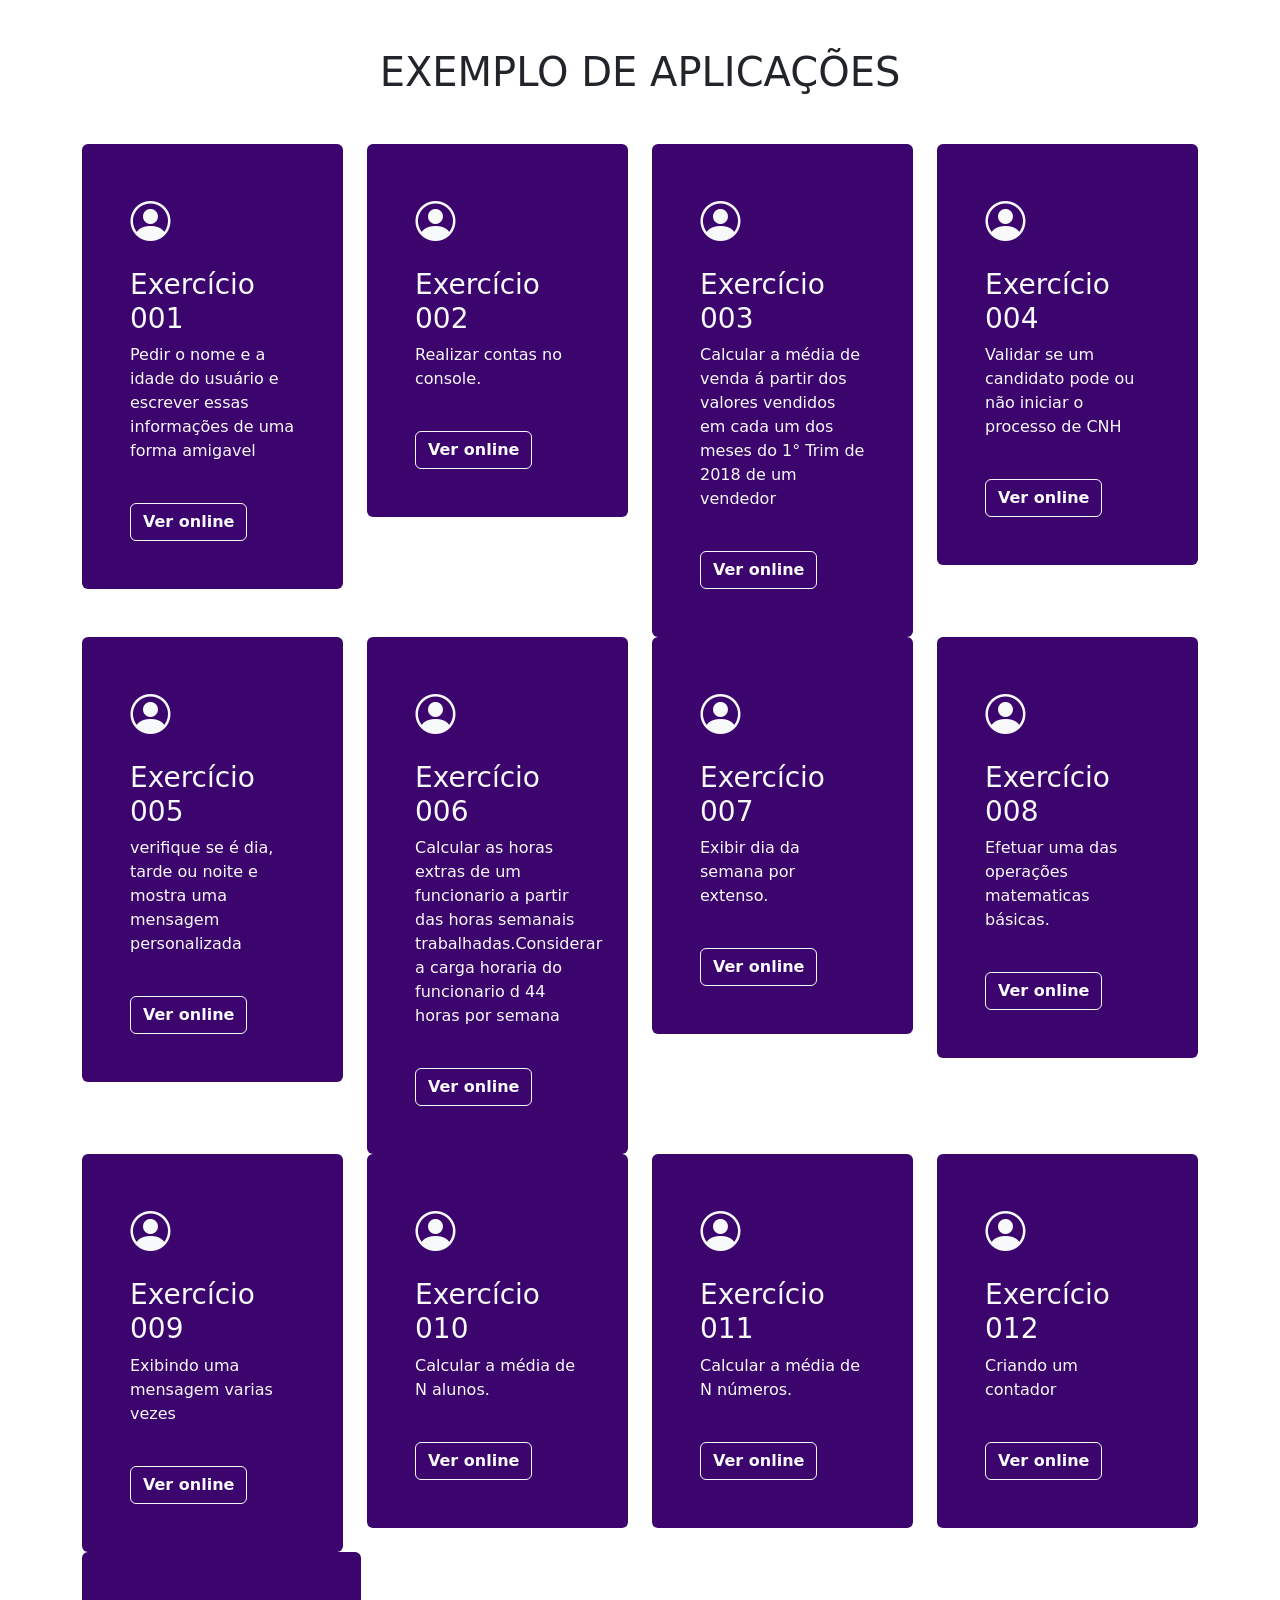
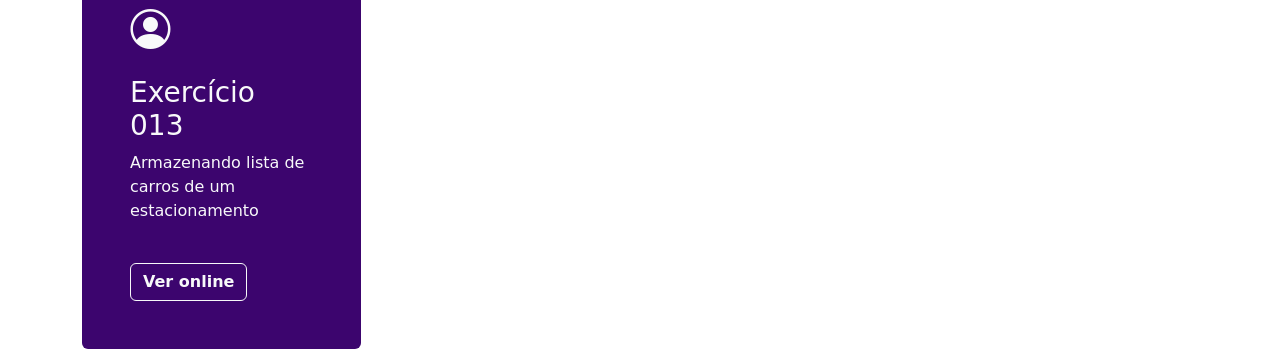
<file: index.html>
<!DOCTYPE html>
<html lang="en">
<head>
    <meta charset="UTF-8">
    <meta name="viewport" content="width=device-width, initial-scale=1.0">
    <title>Keylane Santos</title>
    <link href="https://cdn.jsdelivr.net/npm/bootstrap@5.3.8/dist/css/bootstrap.min.css" rel="stylesheet" integrity="sha384-sRIl4kxILFvY47J16cr9ZwB07vP4J8+LH7qKQnuqkuIAvNWLzeN8tE5YBujZqJLB" crossorigin="anonymous">
    <link rel="stylesheet" href="https://cdn.jsdelivr.net/npm/bootstrap-icons@1.13.1/font/bootstrap-icons.min.css">
    <link rel="stylesheet" href="estilos.css">

</head>
<body>
    <div class="container">
        <h1 class="mt-5 mb-5 text-center">EXEMPLO DE APLICAÇÕES</h1>
        <div class="row">
            <div class="col-12 col-md-4 col-lg-3">
                 <div class="bg-dark p-5 text-light rounded cartao"> 
                    <i class="bi bi-person-circle fs-1"></i>
                    <h3 class="mt-3 ">Exercício 001</h3>
                    <p class="fw-light">Pedir o nome e a idade do usuário e escrever essas informações de uma forma amigavel</p>
                    <a href="https://keylane1355.github.io/ExercicioTrello/exercicio01/" 
                    class="btn btn-outline-light fw-semibold mt-4">Ver online</a>

                 </div>
             </div>

             <div class="col-12 col-md-4 col-lg-3">
                 <div class="bg-dark p-5 text-light rounded cartao"> 
                    <i class="bi bi-person-circle fs-1"></i>
                    <h3 class="mt-3 ">Exercício 002</h3>
                    <p class="fw-light">Realizar contas no console.</p>
                    <a href="https://keylane1355.github.io/ExercicioTrello/exercicio02/" 
                    class="btn btn-outline-light fw-semibold mt-4">Ver online</a>

                 </div>
             </div>


              <div class="col-12 col-md-4 col-lg-3">
                 <div class="bg-dark p-5 text-light rounded cartao"> 
                    <i class="bi bi-person-circle fs-1"></i>
                    <h3 class="mt-3 ">Exercício 003</h3>
                    <p class="fw-light">Calcular a média de venda á partir dos valores vendidos em cada um dos meses do 1° Trim de 2018 de um vendedor</p>
                    <a href="https://keylane1355.github.io/ExercicioTrello/exercicio03/" 
                    class="btn btn-outline-light fw-semibold mt-4">Ver online</a>

                 </div>
             </div>

             <div class="col-12 col-md-4 col-lg-3">
                 <div class="bg-dark p-5 text-light rounded cartao"> 
                    <i class="bi bi-person-circle fs-1"></i>
                    <h3 class="mt-3 ">Exercício 004</h3>
                    <p class="fw-light">Validar se um candidato pode ou não iniciar o processo de CNH</p>
                    <a href="https://keylane1355.github.io/ExercicioTrello/exercicio04/" 
                    class="btn btn-outline-light fw-semibold mt-4">Ver online</a>

                 </div>
             </div>
             </div>

            <div class="row">   
             <div class="col-12 col-md-4 col-lg-3">
                 <div class="bg-dark p-5 text-light rounded cartao"> 
                    <i class="bi bi-person-circle fs-1"></i>
                    <h3 class="mt-3 ">Exercício 005</h3>
                    <p class="fw-light">verifique se é dia, tarde ou noite e mostra uma mensagem personalizada</p>
                    <a href="https://keylane1355.github.io/ExercicioTrello/exercicio05/" 
                    class="btn btn-outline-light fw-semibold mt-4">Ver online</a>

                 </div>
             </div>

             <div class="col-12 col-md-4 col-lg-3">
                 <div class="bg-dark p-5 text-light rounded cartao"> 
                    <i class="bi bi-person-circle fs-1"></i>
                    <h3 class="mt-3 ">Exercício 006</h3>
                    <p class="fw-light">Calcular as horas extras de um funcionario a partir das horas semanais
                       trabalhadas.Considerar a carga horaria do funcionario d 44 horas por semana</p>
                    <a href="https://keylane1355.github.io/ExercicioTrello/exercicio06/" 
                    class="btn btn-outline-light fw-semibold mt-4">Ver online</a>

                 </div>
             </div>

             <div class="col-12 col-md-4 col-lg-3">
                 <div class="bg-dark p-5 text-light rounded cartao"> 
                    <i class="bi bi-person-circle fs-1"></i>
                    <h3 class="mt-3 ">Exercício 007</h3>
                    <p class="fw-light">Exibir dia da semana por extenso.</p>
                    <a href="https://keylane1355.github.io/ExercicioTrello/exercicio07/" 
                    class="btn btn-outline-light fw-semibold mt-4">Ver online</a>

                 </div>
             </div>

             <div class="col-12 col-md-4 col-lg-3">
                 <div class="bg-dark p-5 text-light rounded cartao"> 
                    <i class="bi bi-person-circle fs-1"></i>
                    <h3 class="mt-3 ">Exercício 008</h3>
                    <p class="fw-light">Efetuar uma das operações matematicas básicas.</p>
                    <a href="https://keylane1355.github.io/ExercicioTrello/exercicio008/" 
                    class="btn btn-outline-light fw-semibold mt-4">Ver online</a>

                 </div>
             </div>
             </div>

             <div class="row"> 
             <div class="col-12 col-md-4 col-lg-3">
                 <div class="bg-dark p-5 text-light rounded cartao"> 
                    <i class="bi bi-person-circle fs-1"></i>
                    <h3 class="mt-3 ">Exercício 009</h3>
                    <p class="fw-light">Exibindo uma mensagem varias vezes</p>
                    <a href="https://keylane1355.github.io/ExercicioTrello/exercicio009/" 
                    class="btn btn-outline-light fw-semibold mt-4">Ver online</a>

                 </div>
             </div>

             <div class="col-12 col-md-4 col-lg-3">
                 <div class="bg-dark p-5 text-light rounded cartao"> 
                    <i class="bi bi-person-circle fs-1"></i>
                    <h3 class="mt-3 ">Exercício 010</h3>
                    <p class="fw-light">Calcular a média de N alunos.</p>
                    <a href="https://keylane1355.github.io/ExercicioTrello/exercicio10/" 
                    class="btn btn-outline-light fw-semibold mt-4">Ver online</a>

                 </div>
             </div>

             <div class="col-12 col-md-4 col-lg-3">
                 <div class="bg-dark p-5 text-light rounded cartao"> 
                    <i class="bi bi-person-circle fs-1"></i>
                    <h3 class="mt-3 ">Exercício 011</h3>
                    <p class="fw-light">Calcular a média de N números.</p>
                    <a href="https://keylane1355.github.io/ExercicioTrello/exercicio11/" 
                    class="btn btn-outline-light fw-semibold mt-4">Ver online</a>

                 </div>
             </div>

             <div class="col-12 col-md-4 col-lg-3">
                 <div class="bg-dark p-5 text-light rounded cartao"> 
                    <i class="bi bi-person-circle fs-1"></i>
                    <h3 class="mt-3 ">Exercício 012</h3>
                    <p class="fw-light">Criando um contador</p>
                    <a href="https://keylane1355.github.io/ExercicioTrello/exercicio12/" 
                    class="btn btn-outline-light fw-semibold mt-4">Ver online</a>

                 </div>
             </div>
             </div>

              <div class="col-12 col-md-4 col-lg-3">
                 <div class="bg-dark p-5 text-light rounded cartao"> 
                    <i class="bi bi-person-circle fs-1"></i>
                    <h3 class="mt-3 ">Exercício 013</h3>
                    <p class="fw-light">Armazenando lista de carros de um estacionamento</p>
                    <a href="https://keylane1355.github.io/ExercicioTrello/exercicio13/" 
                    class="btn btn-outline-light fw-semibold mt-4">Ver online</a>

                 </div>
             </div>
        
    </div>
</body>
</html>
</file>
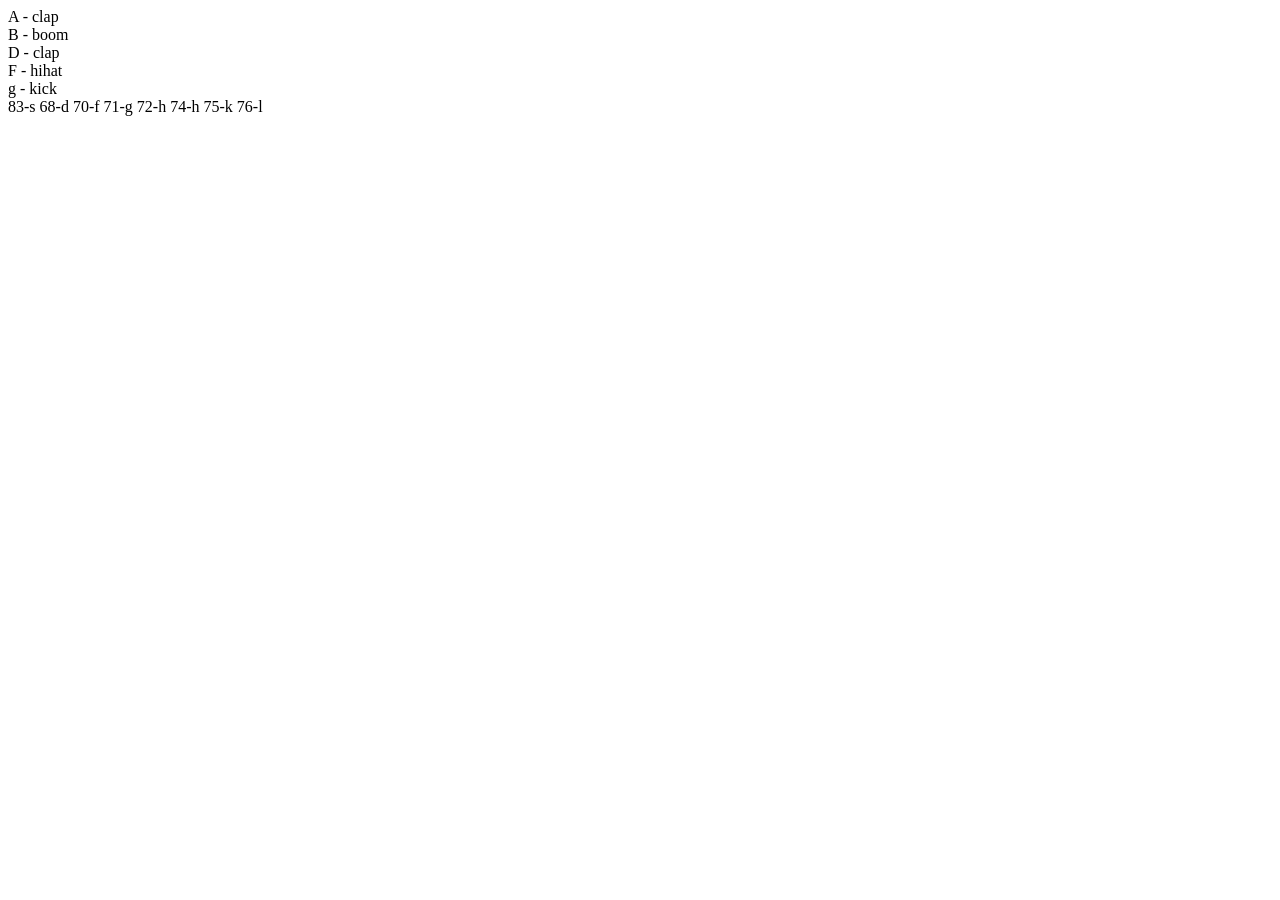
<file: bonus001/index.html>
<!DOCTYPE html>
<html lang="en">
<head>
    <meta charset="UTF-8">
    <meta name="viewport" content="width=device-width, initial-scale=1.0">
    <title>Bonus 001</title>
</head>
<body onkeydown="fnTocarSom(event.keyCode);">
    <div>
        A - clap
    </div>
    <audio src="sounds/clap.wav" id="som-65"></audio>

    <div>
        B - boom
    </div>
    <audio src="sounds/boom.wav" id="som-66"></audio>
    
    <div>
        D - clap
    </div>
    <audio src="sounds/clap.wav" id="som-68"></audio>

    <div>
        F - hihat
    </div>
    <audio src="sounds/hihat.wav" id="som-70"></audio>

    <div>
        g - kick
    </div>
    <audio src="sounds/kick.wav" id="som-71"></audio>

        83-s
        68-d
        70-f
        71-g
        72-h
        74-h
        75-k
        76-l
    

    <script src="app.js"></script>
</body>
</html>
</file>
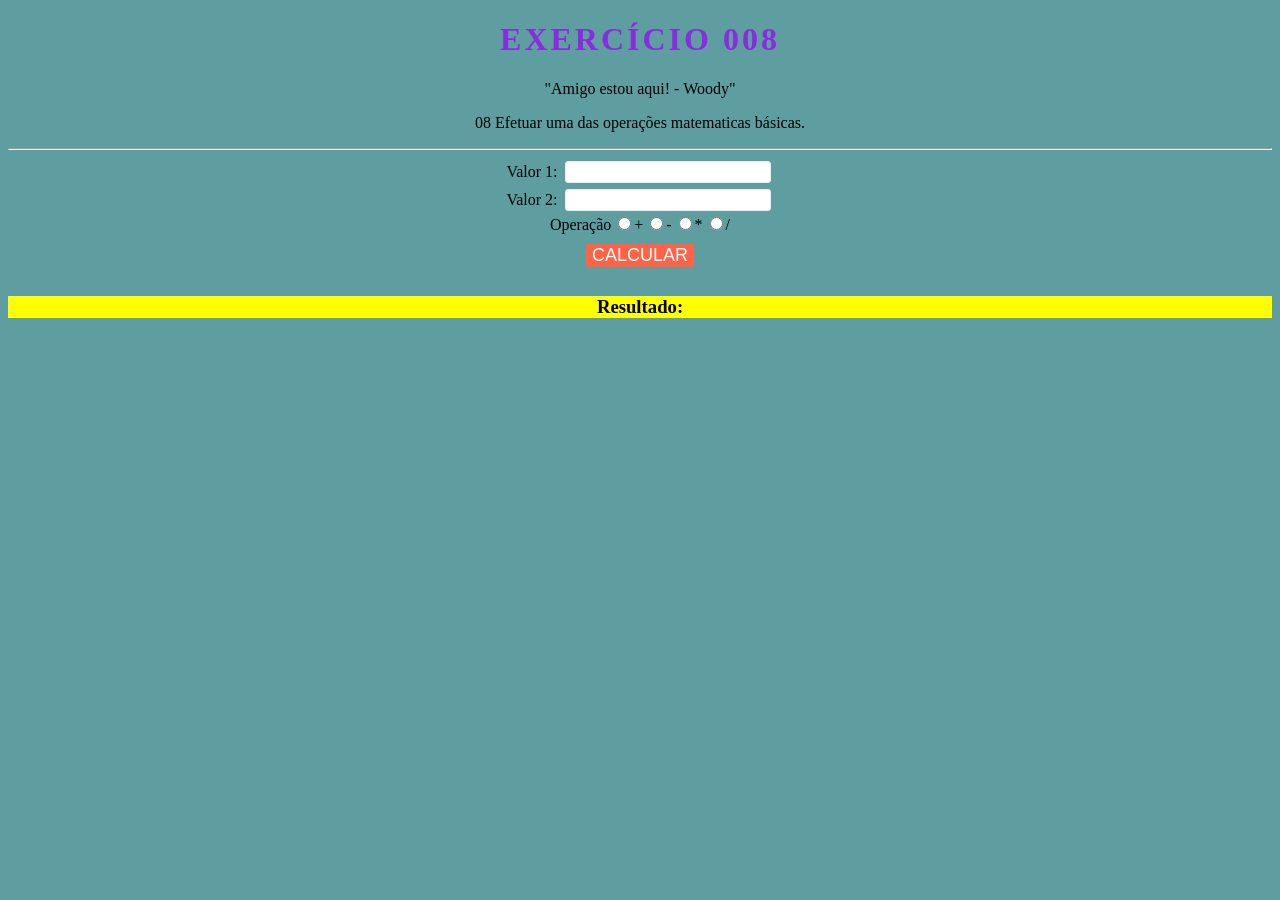
<file: exercicio008/index.html>
<!DOCTYPE html>
<html lang="en">
<head>
    <meta charset="UTF-8">
    <meta name="viewport" content="width=device-width, initial-scale=1.0">
    <title>Document</title>
    <link rel="stylesheet" href="estilo.css">
</head>
<body>
    <h1>Exercício 008</h1>
    <blockquote>"Amigo estou aqui! - Woody"</blockquote>
    <p>08 Efetuar uma das operações matematicas básicas.</p>
    <hr>
    <form>
        <label>Valor 1:</label>
        <input type="number" id="valor1"><br>
        <label>Valor 2:</label>
        <input type="number" id="valor2"><br>
        <label>Operação</label>
        <input type="radio" name="operacao" id="adicao">+
        <input type="radio" name="operacao" id="subtracao">- 
        <input type="radio" name="operacao" id="multiplicacao">* 
        <input type="radio" name="operacao" id="divisao">/
        <br>
        <button type="button" onclick="fnCalcular()">Calcular</button>
        <h3>Resultado: <span id="resultado"></span></h3>
    </form>
    <script src="app.js"></script>
</body>
</html>
</file>
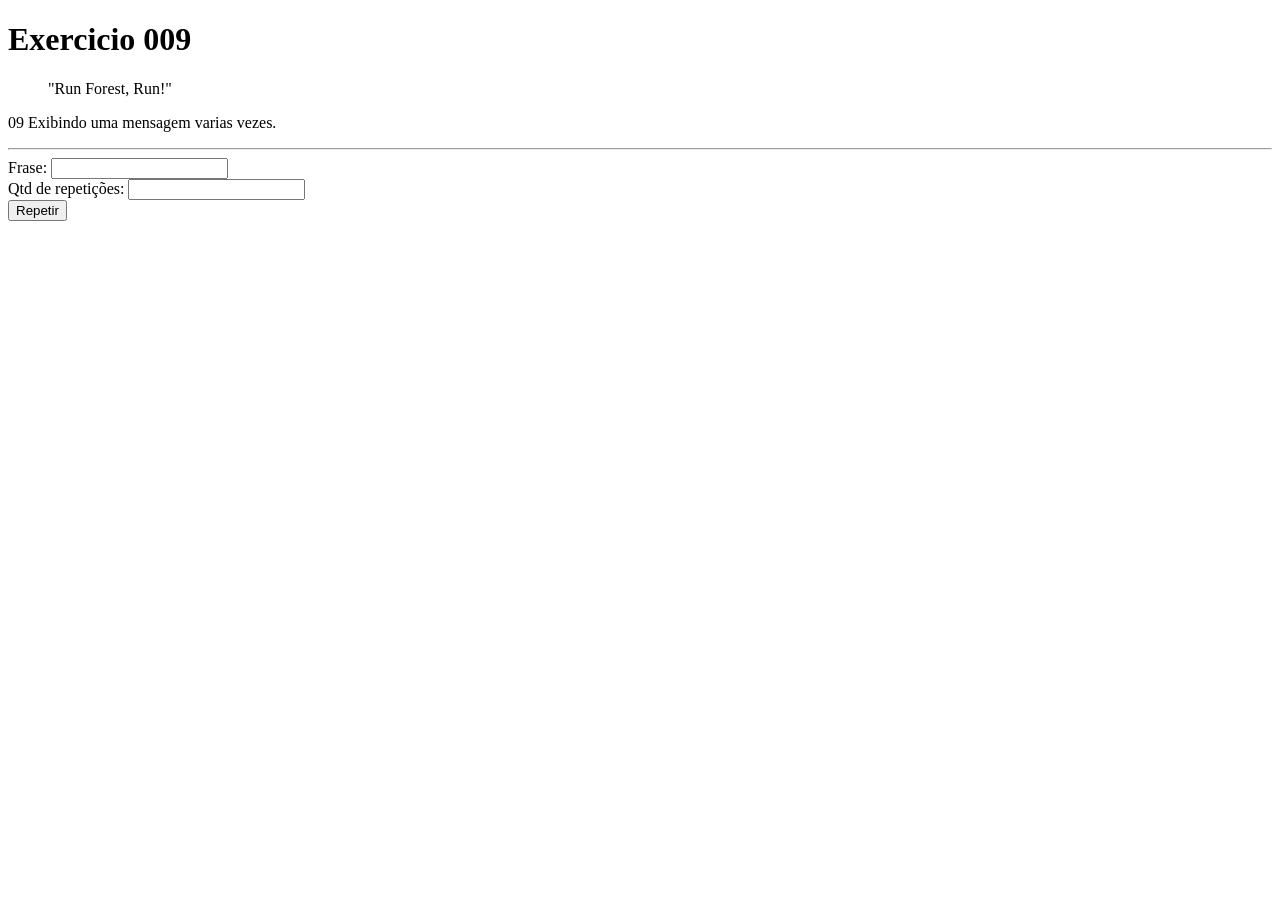
<file: exercicio009/index.html>
<!DOCTYPE html>
<html lang="en">
<head>
    <meta charset="UTF-8">
    <meta name="viewport" content="width=device-width, initial-scale=1.0">
    <title>Document</title>
</head>
<body>
    <h1>Exercicio 009</h1>
    <blockquote>"Run Forest, Run!"</blockquote>
    <p>09 Exibindo uma mensagem varias vezes.</p>
    <hr>

    <form >
        <label >Frase:</label>
        <input id="frase"><br>
        <label>Qtd de repetições:</label>
        <input type="number" id="qtd"><br>
        <button type="button" onclick="fnRepetirFrase()">Repetir</button>
        <ol id="lista_frases">

        </ol>

    </form>

    <script src="app.js"></script>
</body>
</html>
</file>
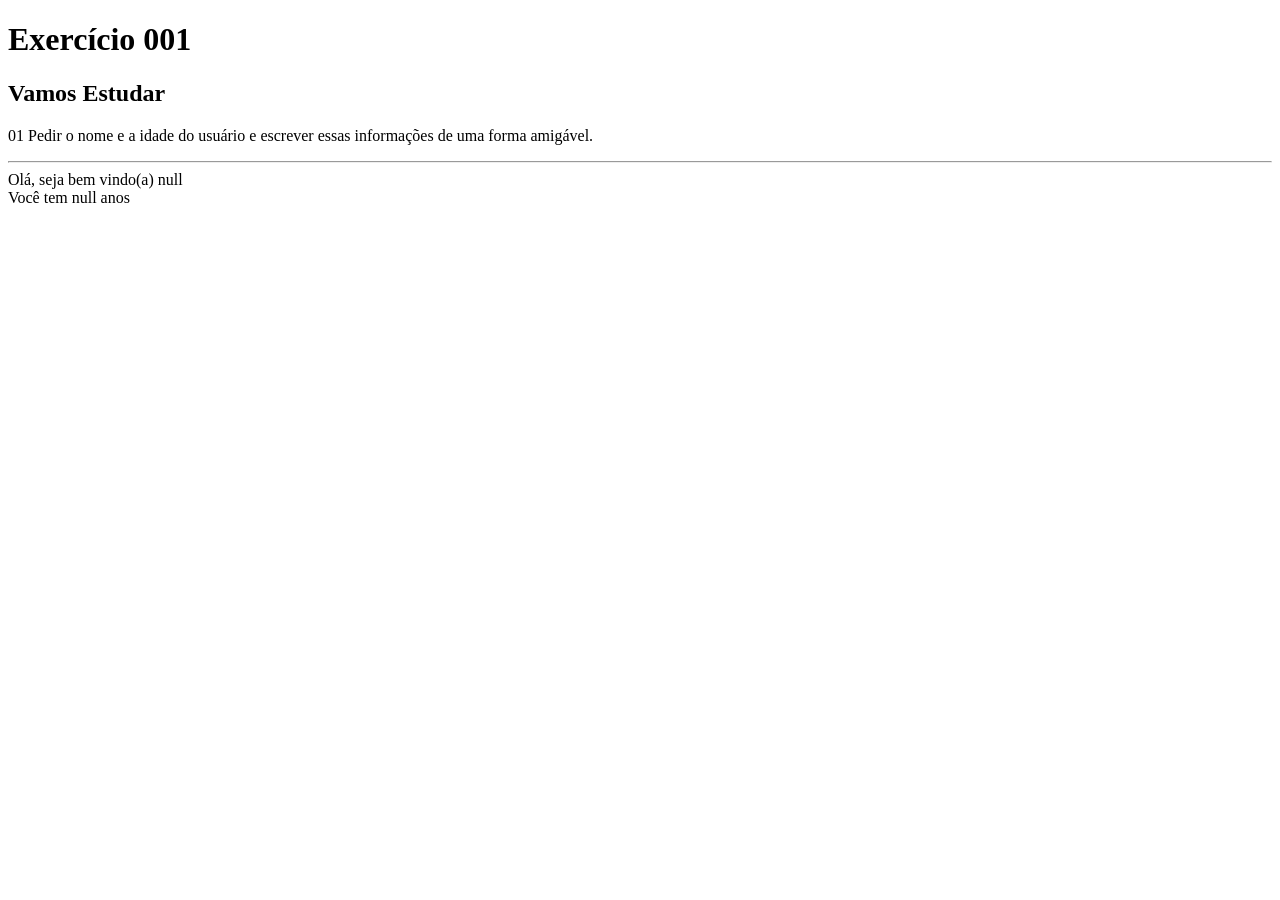
<file: exercicio01/index.html>
<!DOCTYPE html>
<html lang="pt-br">
<head>
    <meta charset="UTF-8">
    <meta name="viewport" content="width=device-width, initial-scale=1.0">
    <title>Exercício 001</title>
</head>
<body>
    <h1>Exercício 001</h1>
    <h2>Vamos Estudar</h2>
    <P>01 Pedir o nome e a idade do usuário e escrever essas informações de uma forma amigável.</P>
    <hr>
 
    <script src="app.js"></script>
</body>
</html>
</file>
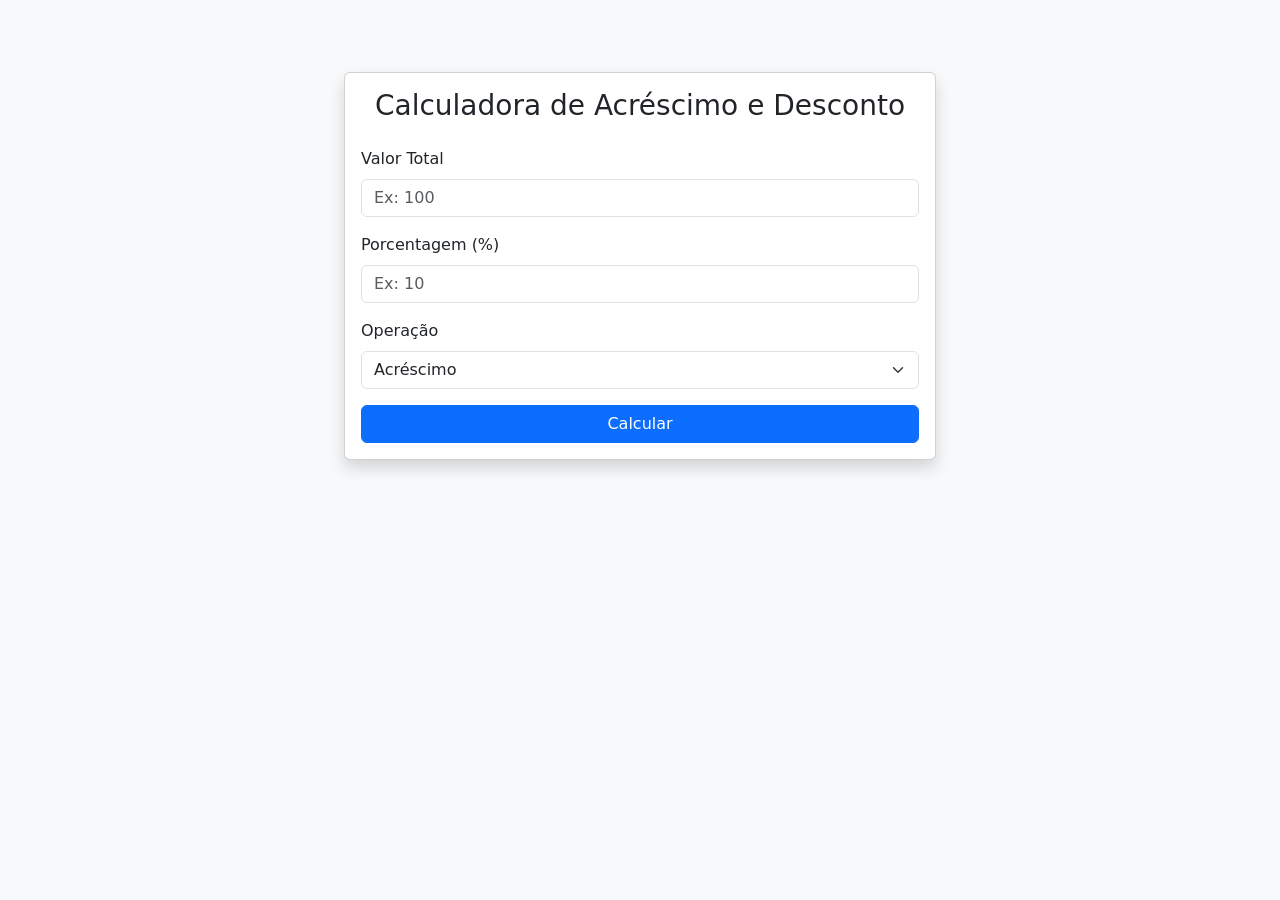
<file: exercicio016/index.html>
<!DOCTYPE html>
<html lang="pt-BR">
<head>
  <meta charset="UTF-8">
  <meta name="viewport" content="width=device-width, initial-scale=1">
  <title>Calculadora de Porcentagem</title>
  <link href="https://cdn.jsdelivr.net/npm/bootstrap@5.3.3/dist/css/bootstrap.min.css" rel="stylesheet">
</head>
<body class="bg-light p-4">

  <div class="container mt-5 col-md-6">
    <div class="card shadow">
      <div class="card-body">
        <h3 class="text-center mb-4"> Calculadora de Acréscimo e Desconto</h3>

        <div class="mb-3">
          <label class="form-label">Valor Total</label>
          <input type="number" id="valor" class="form-control" placeholder="Ex: 100">
        </div>

        <div class="mb-3">
          <label class="form-label">Porcentagem (%)</label>
          <input type="number" id="porcentagem" class="form-control" placeholder="Ex: 10">
        </div>

        <div class="mb-3">
          <label class="form-label">Operação</label>
          <select id="operacao" class="form-select">
            <option value="acrescimo">Acréscimo</option>
            <option value="desconto">Desconto</option>
          </select>
        </div>

        <button class="btn btn-primary w-100" onclick="calcular()">Calcular</button>

        <div class="alert alert-info text-center mt-4 d-none" id="resultado"></div>
      </div>
    </div>
  </div>

  <script>
    function calcular() {
      const valor = parseFloat(document.getElementById('valor').value);
      const porcentagem = parseFloat(document.getElementById('porcentagem').value);
      const operacao = document.getElementById('operacao').value;
      const resultadoDiv = document.getElementById('resultado');

      if (isNaN(valor) || isNaN(porcentagem)) {
        resultadoDiv.textContent = 'Por favor, preencha todos os campos.';
        resultadoDiv.classList.remove('d-none');
        return;
      }

      let resultado;
      if (operacao === 'acrescimo') {
        resultado = valor + (valor * porcentagem / 100);
      } else {
        resultado = valor - (valor * porcentagem / 100);
      }

      resultadoDiv.textContent = `Resultado: R$ ${resultado.toFixed(2)}`;
      resultadoDiv.classList.remove('d-none');
    }
  </script>
</body>
</html>
</file>
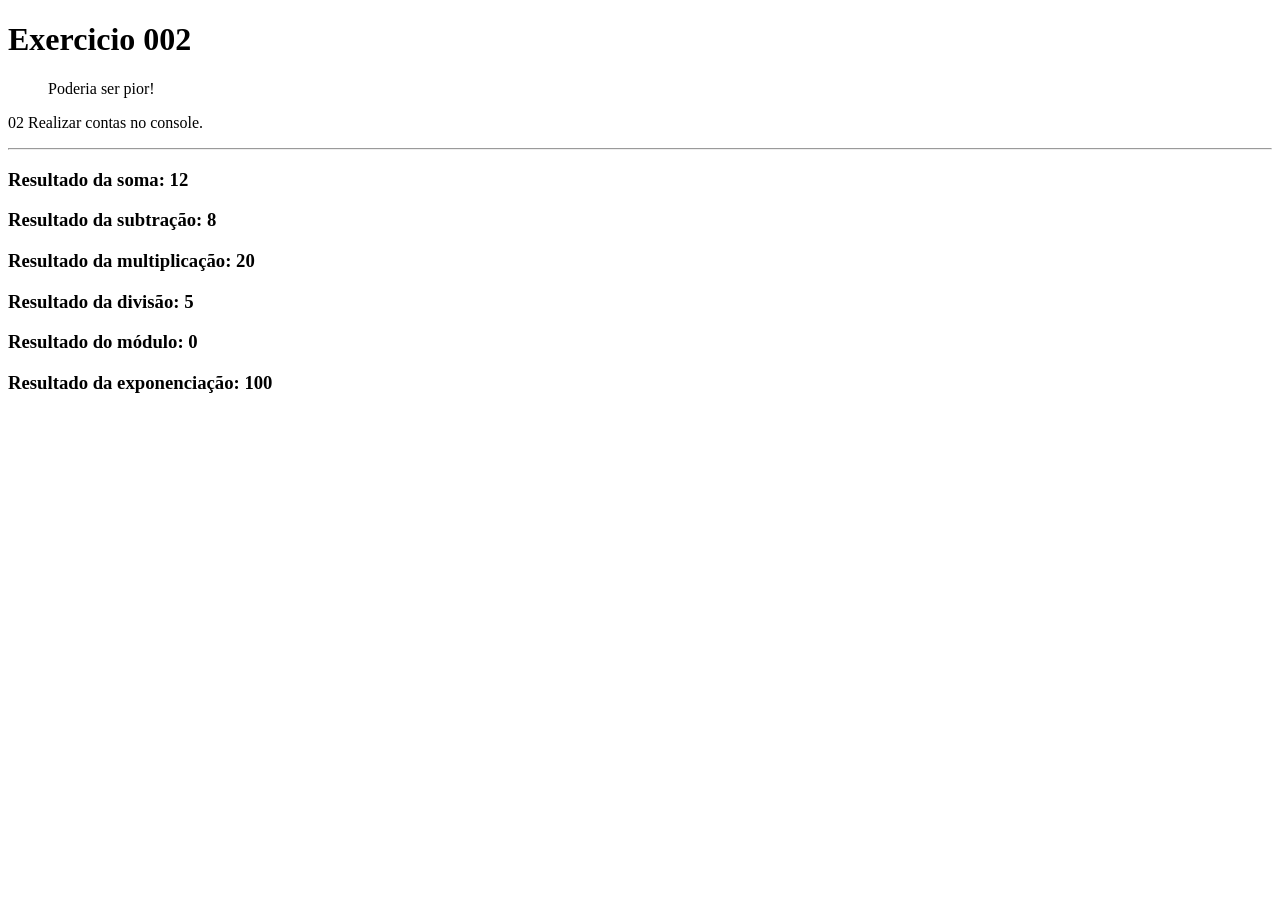
<file: exercicio02/index.html>
<!DOCTYPE html>
<html lang="en">
<head>
    <meta charset="UTF-8">
    <meta name="viewport" content="width=device-width, initial-scale=1.0">
    <title>Exercicio 002</title>
</head>
<body>
    <h1>Exercicio 002</h1>
    <blockquote>Poderia ser pior!</blockquote>
    <p>02 Realizar contas no console.</p>
    <hr>
    <h3> Resultado da soma: <span id="resultado_soma"> AQUI VEM O RESULTADO</span> </h3>
 
    <h3> Resultado da subtração: <span id="resultado_subtracao"> AQUI VEM O RESULTADO</span> </h3>
 
    <h3> Resultado da multiplicação: <span id="resultado_multiplicacao"> AQUI VEM O RESULTADO</span> </h3>
 
    <h3> Resultado da divisão: <span id="resultado_divisao"> AQUI VEM O RESULTADO</span> </h3>
 
    <h3> Resultado do módulo: <span id="resultado_modulo"> AQUI VEM O RESULTADO</span> </h3>
 
    <h3> Resultado da exponenciação: <span id="resultado_exponenciacao"> AQUI VEM O RESULTADO</span> </h3>
 
    <script src="app.js"></script>
   
</body>
</html>
</file>
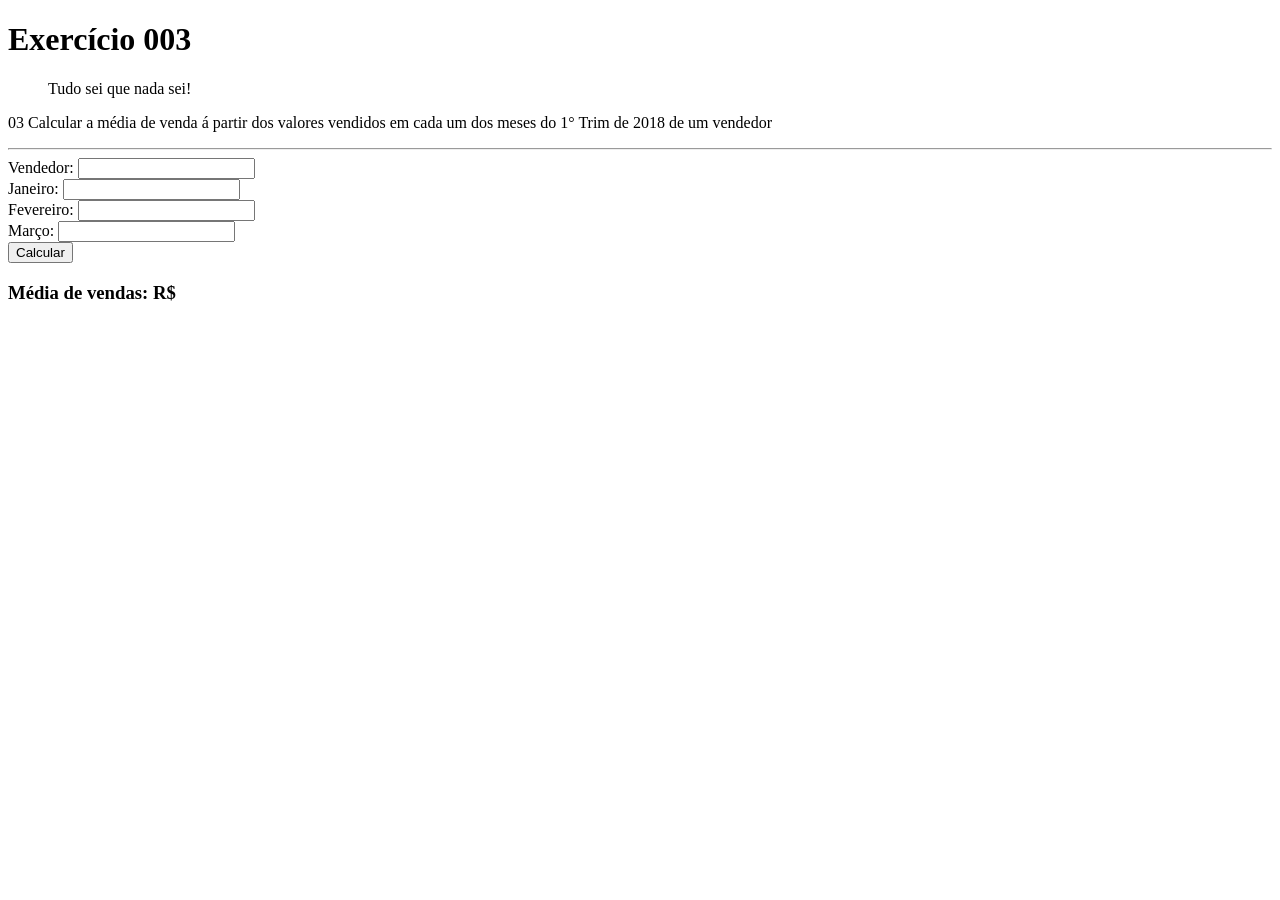
<file: exercicio03/index.html>
<!DOCTYPE html>
<html lang="pt-br">
<head>
    <meta charset="UTF-8">
    <meta name="viewport" content="width=device-width, initial-scale=1.0">
    <title>Exercício 003</title>
</head>
<body>
    <h1>Exercício 003</h1>
    <blockquote>Tudo sei que nada sei!</blockquote>
    <p>03 Calcular a média de venda á partir dos valores vendidos em cada um dos meses do 1° Trim de 2018 de um vendedor</p>
    <hr>
 
    <form>
        <label>Vendedor: </label>
        <input id="vendedor"><br>
 
        <label>Janeiro: </label>
        <input id="janeiro"><br>
 
        <label>Fevereiro: </label>
        <input id="fevereiro"><br>
 
        <label>Março: </label>
        <input id="marco"><br>
 
        <button type="button" onclick="fnCalcularMedia()">Calcular</button>
        <h3>Média de vendas: <span id="media">R$ </span></h3>
 
    </form>
 
    <script src="app.js"></script>
</body>
</html>
</file>
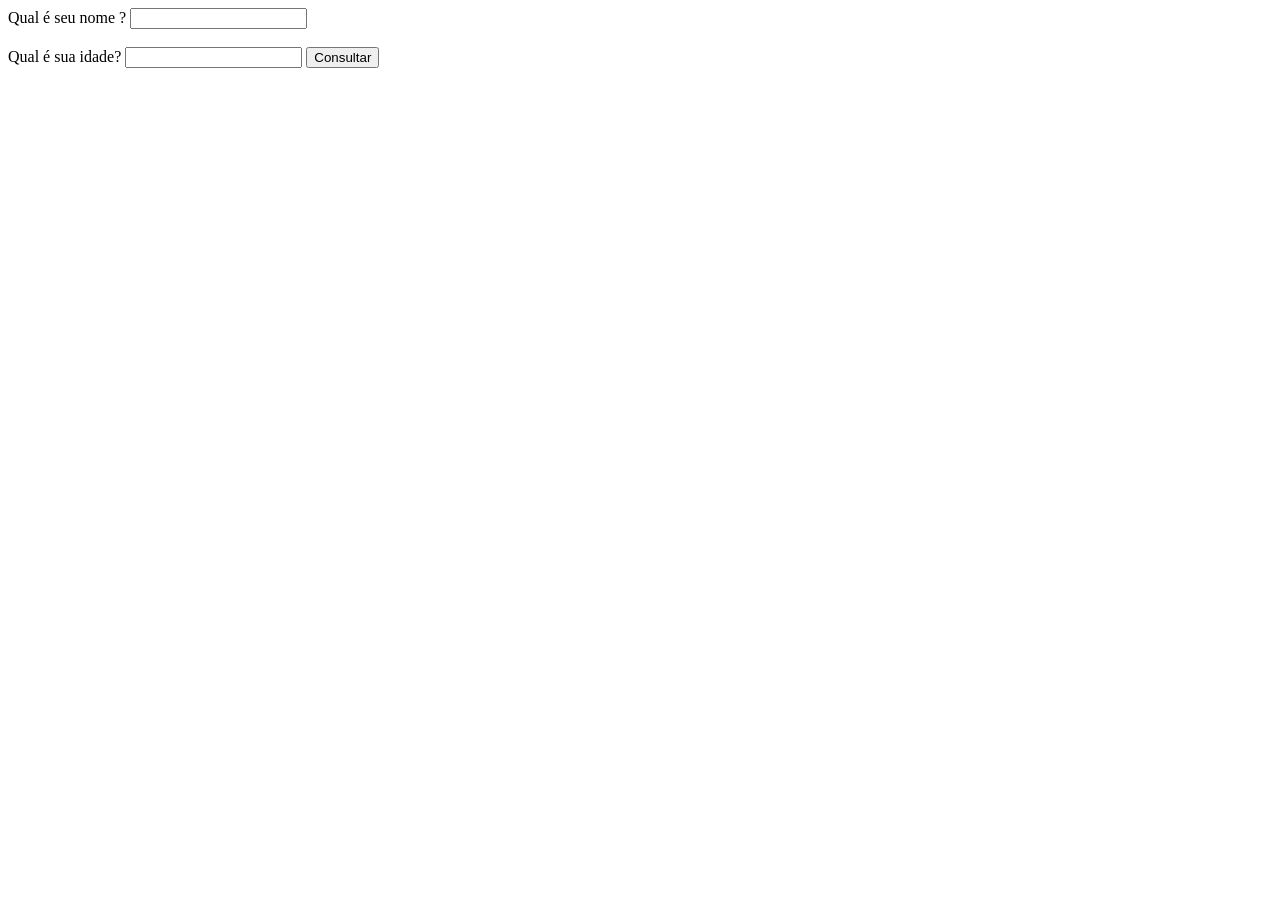
<file: exercicio04/index.html>
<!DOCTYPE html>
<html lang="pt-br">
<head>
    <meta charset="UTF-8">
    <meta name="viewport" content="width=device-width, initial-scale=1.0">
    <title>Exercicio04</title>
    
</head>
<body>
    <!-- <input type="date">
    <input type="color">
    <input type="datetime-local"> -->
    <form>
        <label >Qual é seu nome ?</label>
        <input type="text" id="txtNome"> <br><br>
        <label>Qual é sua idade?</label>
        <input type="number" id="txtIdade">

        <button onclick="fnValidarIdadeCNH()">Consultar</button>
         <span id="resultado"></span>
    </form>
    <script>src="app.js"</script>
</body>
</html>
</file>
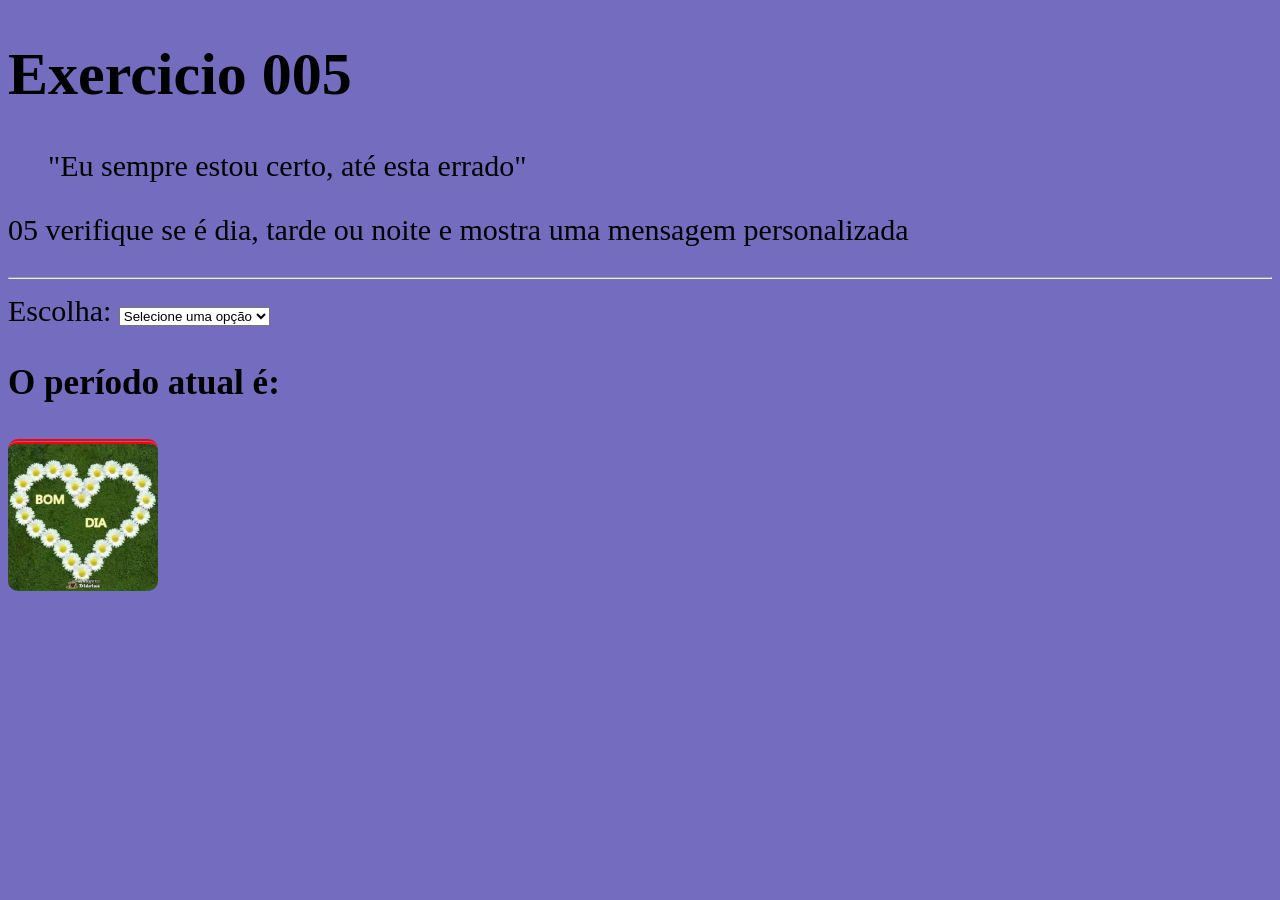
<file: exercicio05/index.html>
<!DOCTYPE html>
<html lang="en">
<head>
    <meta charset="UTF-8">
    <meta name="viewport" content="width=, initial-scale=1.0">
    <title>Document</title>
    <link rel="stylesheet" href="style.css">
</head>
<body>
    <h1>Exercicio 005</h1>
    <blockquote>"Eu sempre estou certo, até esta errado"</blockquote>
    <p>05 verifique se é dia, tarde ou noite e mostra uma mensagem personalizada</p>
    <hr>
    <form>
        <label>Escolha:</label>
        <select id="periodo" onchange="fnVerificarPeriodo()">
            <option>Selecione uma opção</option>
            <option value="m">Manhã</option>
            <option value="t">Tarde</option>
            <option value="n">Noite</option>
        </select>
        <h3>O período atual é: <span id="resposta"></span></h3>
    </form>
    <img src="imagens/bom-dia-15435lW3pkjhD1Q.jpg" id="foto">
    <script src="app.js"></script>
</body>
</html>
</file>
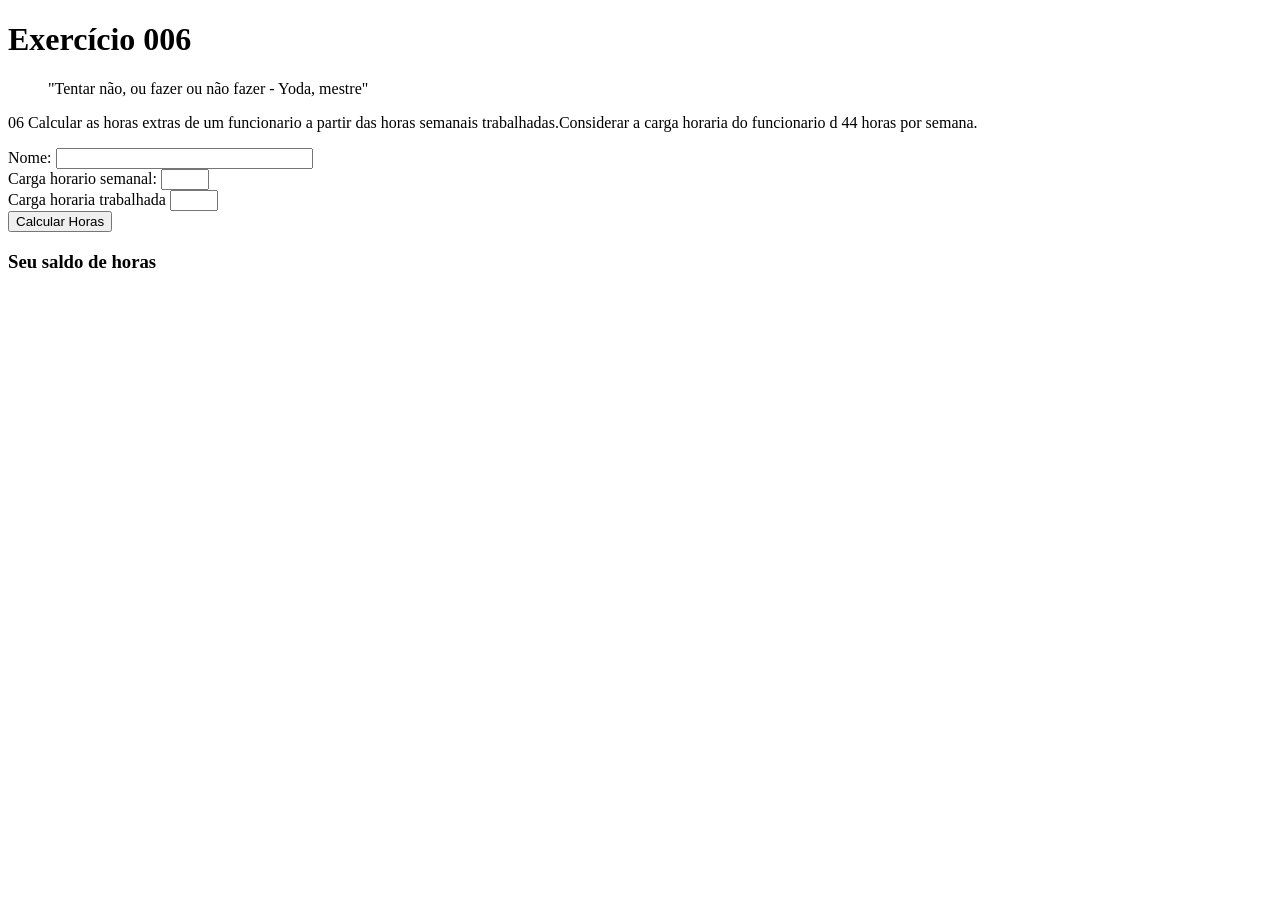
<file: exercicio06/index.html>
<!DOCTYPE html>
<html lang="en">
<head>
    <meta charset="UTF-8">
    <meta name="viewport" content="width=device-width, initial-scale=1.0">
    <title>Exercício 006</title>
</head>
<body>
    <h1>Exercício 006</h1>
    <blockquote>"Tentar não, ou fazer ou não fazer - Yoda, mestre"</blockquote>
    <p>06 Calcular as horas extras de um funcionario a partir das horas semanais
        trabalhadas.Considerar a carga horaria do funcionario d 44 horas por semana.</p>
    <form >
        <label>Nome:</label>
        <input id="nome" type="text" maxlength="50" size="30"><br>
        <label>Carga horario semanal:</label>
        <input id="ch_semanal" type="number" max="99" min="0"><br>
        <label>Carga horaria trabalhada</label>
        <input id="ch_trabalhada" type="number" max="99" min="0"><br>
        <button type="button" onclick="fnCalcularSaldoDeHoras()">Calcular Horas</button>
            <h3>Seu saldo de horas </h3>
            <ul id="lista_funcionarios"></ul>
    </form>
    <script src="app.js"></script>
</body>
</html>
</file>
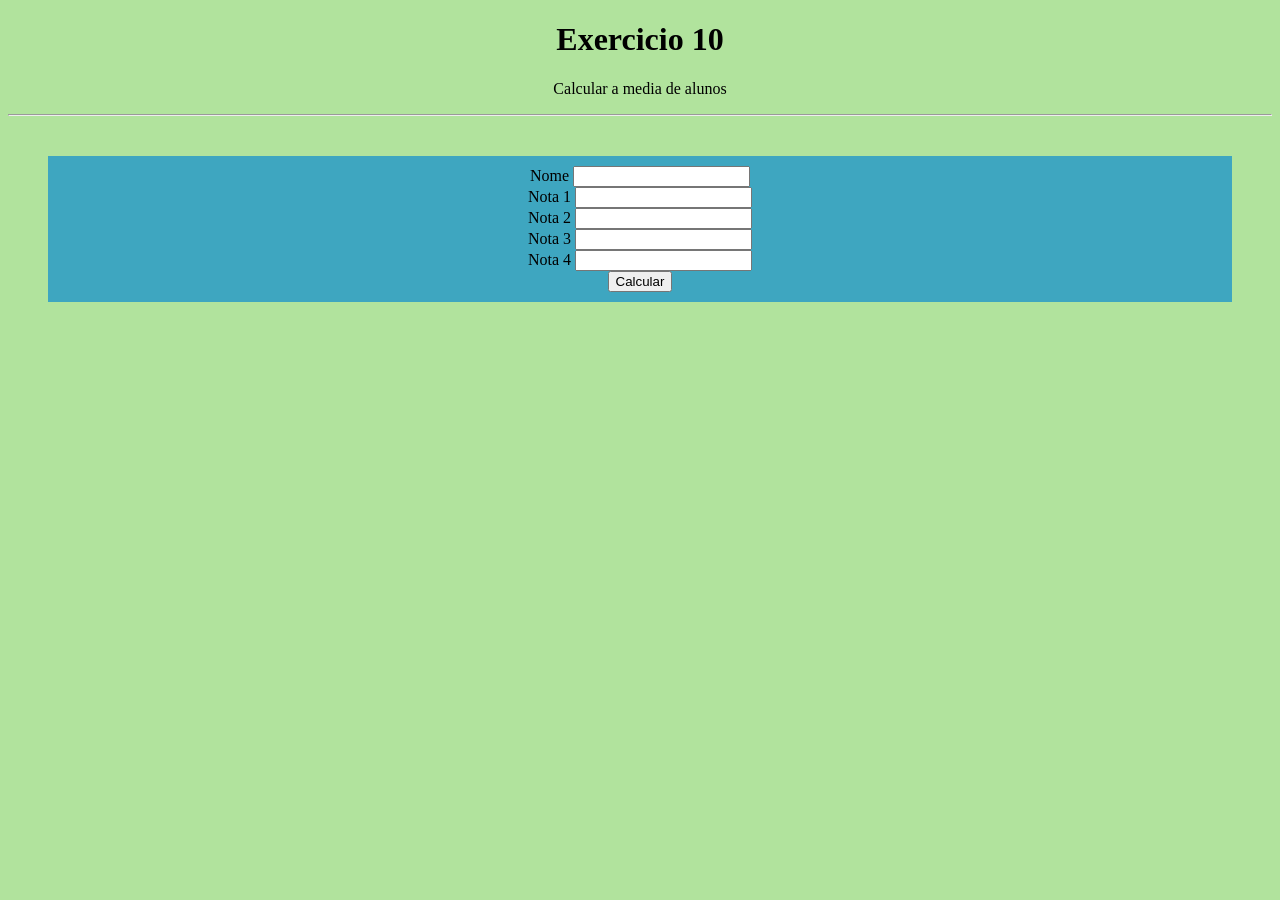
<file: exercicio10/index.html>
<!DOCTYPE html>
<html lang="en">
<head>
    <meta charset="UTF-8">
    <meta name="viewport" content="width=device-width, initial-scale=1.0">
    <title>Document</title>
    <link rel="stylesheet" href="estilo.css">
</head>
<body>
    <h1>Exercicio 10</h1>
    <p>Calcular a media de alunos</p>

    <hr>
    <form id="painel_formulario">
        <label >Nome</label>
        <input id="nome"><br>
        <label>Nota 1</label>
        <input type="number" id="nota1"><br>
        <label >Nota 2</label>
        <input type="number" id="nota2"><br>
        <label>Nota 3</label>
        <input type="number" id="nota3"><br>
        <label>Nota 4</label>
        <input type="number" id="nota4"><br>
        <button type="button"onclick="fnCalcularMeia()">Calcular</button>
    </form>
<div id="painel_resultado">
    <h3>
        Média:
        <span id="nome_resultado"></span>
        <span id="media"></span>
    </h3>
    <button type="button" onclick="fnExibir('formulario')">Calcular a média de outro aluno</button>
</div>
    <script src="app.js"></script>
</body>
</html>
</file>
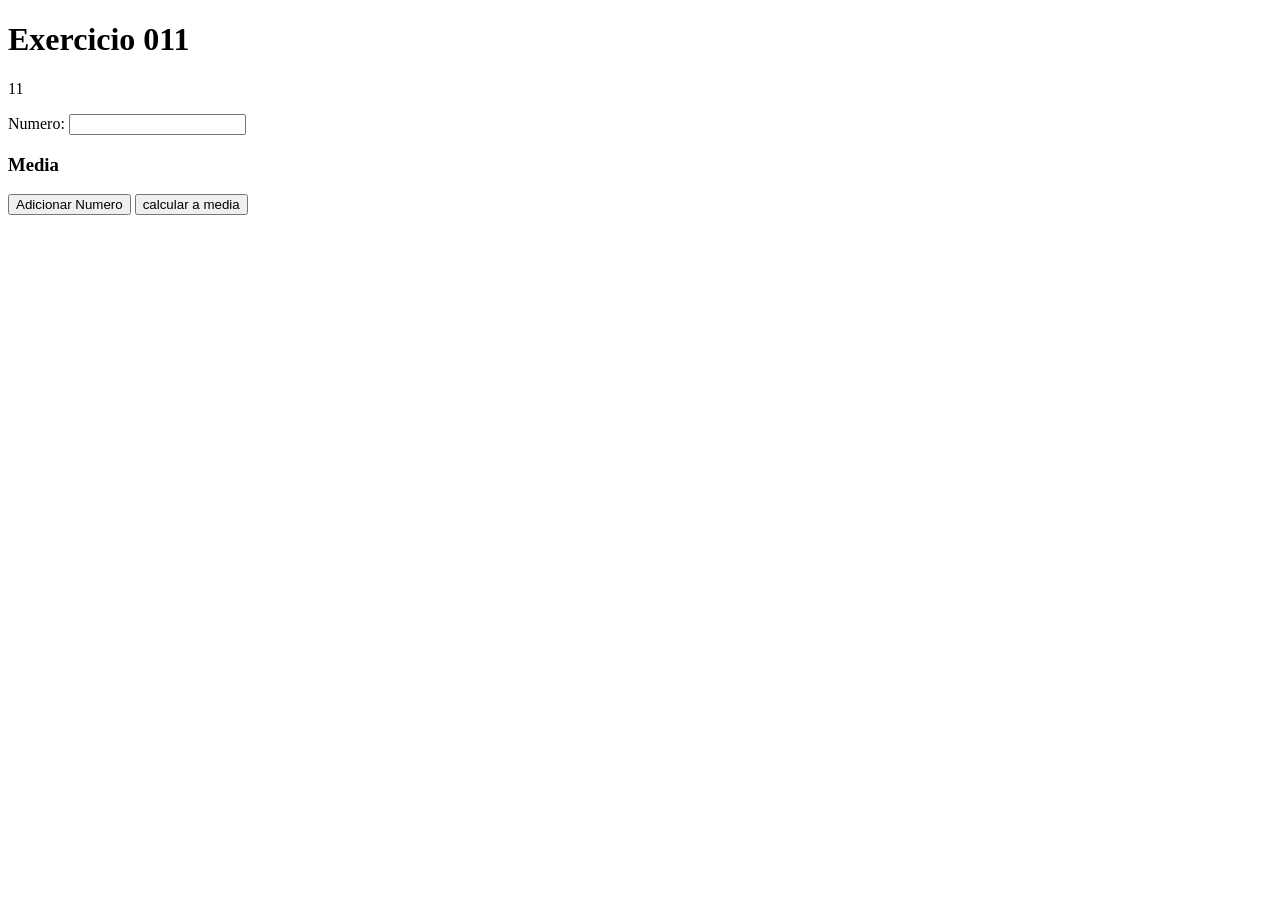
<file: exercicio11/index.html>
<!DOCTYPE html>
<html lang="en">
<head>
    <meta charset="UTF-8">
    <meta name="viewport" content="width=, initial-scale=1.0">
    <title>Document</title>
</head>
<body>
    <h1>Exercicio 011</h1>
    <blockquote></blockquote>
    <p>11</p>
    <form id="formulario">
        <label> Numero:</label>
        <input type="number" id="numero"> <br>
        <h3>Media <span id="media" ></span></h3>
        <button type="button" onclick="fnSalvarNumero(); fnLimpar()">Adicionar Numero</button>
        <button type="button" onclick="fnCalcularMedia()"> 
            calcular a media 
        </button>
    </form>
    <script src="app.js"></script>
</body>
</html>
</file>
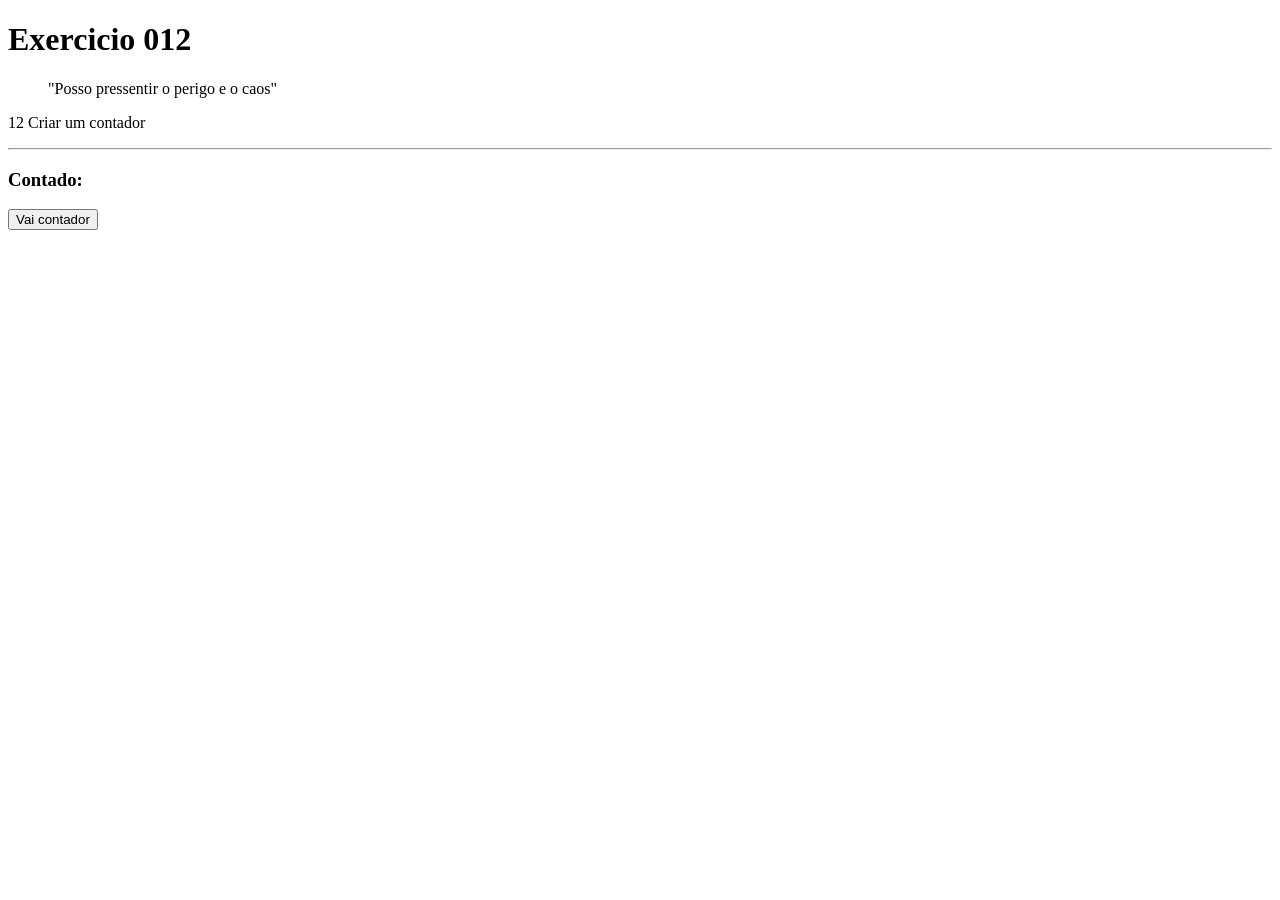
<file: exercicio12/index.html>
<!DOCTYPE html>
<html lang="en">
<head>
    <meta charset="UTF-8">
    <meta name="viewport" content="width=device-width, initial-scale=1.0">
    <title>Document</title>
</head>
<body>
    <h1>Exercicio 012</h1>
    <blockquote>"Posso pressentir o perigo e o caos"</blockquote>
    <p>12 Criar um contador</p>
    <hr>
    <h3>Contado: <span id="contador"></span></h3>
    <button type="button" id="botao" onclick="fnLigar()">Vai contador</button>
    <script src="app.js"></script>

</body>
</html>
</file>
<file: estilos.css>
.cartao{
    background-color: rgb(60, 5, 110)!important;
    transition: transform 0.5s ease;
}
.cartao:hover{
    transform: translateY(-10px);
}
</file>
<file: exercicio008/estilo.css>
body{
    background: cadetblue;
    text-align: center;
    font-family: 'Trebuchet MS'; /* Tipo da letra*/
}
h1{
    color: blueviolet;
    text-transform: uppercase;  /* Deixa a letra em maiusculo*/
    font-family: Arial black;
    letter-spacing: 3px;
}

h1:hover{ /* quando você passa em cima do titulo ele muda de cor para amarelo omo esr ali em baixo */
    color: goldenrod;
    cursor: crosshair;

}
input{
    border: 1px solid #ececec;
    border-radius: 3px;
    margin: 3px;
    font-size: 16px;


}
button{
    border: 0;
    background-color: tomato;
    color: white;
    font-size: 18px;
    text-transform: uppercase;
    margin: 10px;
    cursor: pointer;
}

h3{
    background-color: yellow;
}

span{
    color: red;
}
button:hover{
    border: 1px solid tomato;
    background-color: white;
    color: tomato;
}
</file>
<file: exercicio05/style.css>
/*seletor*/
body{
    color: #000000;
    background-color: #746cbe;
    font-size: 30px;
}

#foto{
    width: 150px;
    border-radius: 10px;
    border-top: 5px double red;
}

/* cores originais 
texto #000000
fundo #746cbe

cor dia 
texto #dfd32f 
fundo #a6bcf8

cor tarde 
texto  #1408c0
fundo #df702f

cor noite 
texto #bebec5
fundo #04012e */
</file>
<file: exercicio10/estilo.css>
body{
    background-color: #b1e39d;
    text-align: center;
}

#painel_formulario{
    background-color: #3ea6c0;
    margin: 40px;
    padding: 10px;
}

#painel_resultado{
    background-color: #5254e3;
    margin: 40px;
    padding: 10px;
    display: none;
}
</file>
